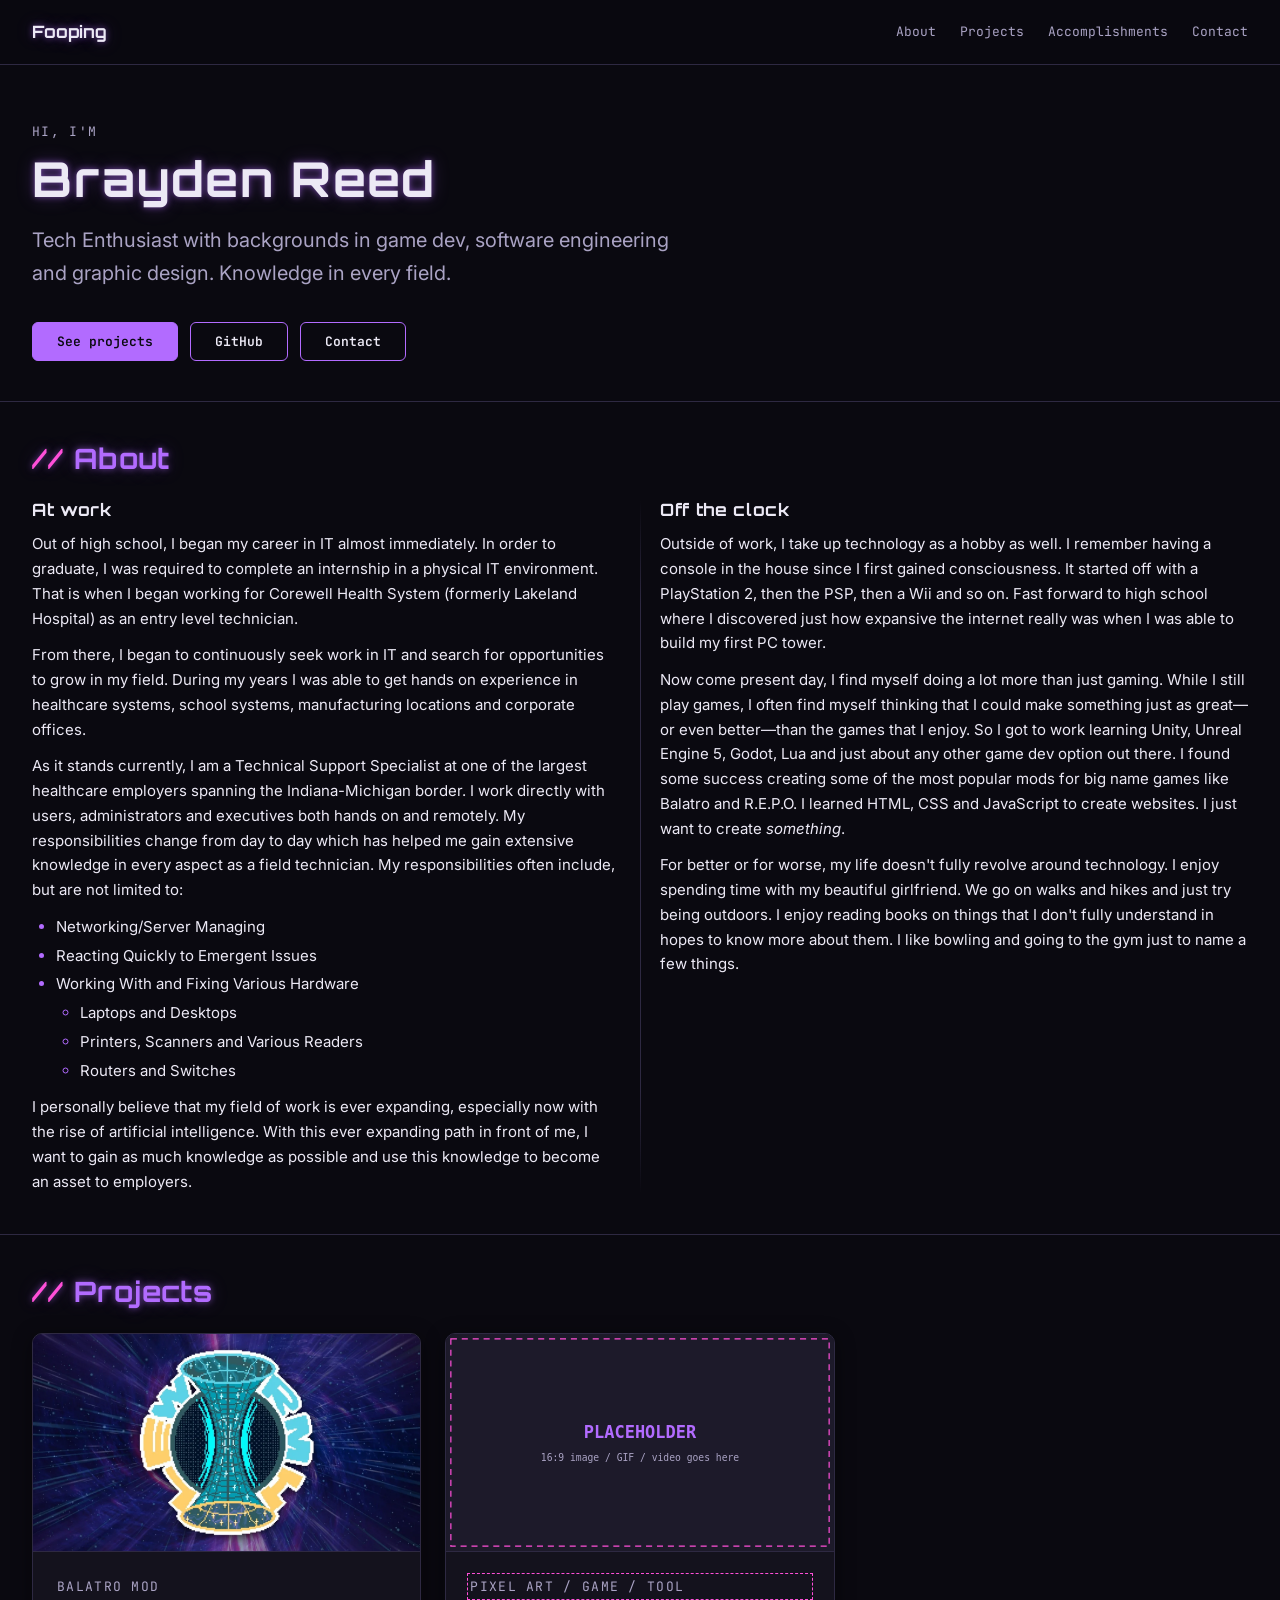
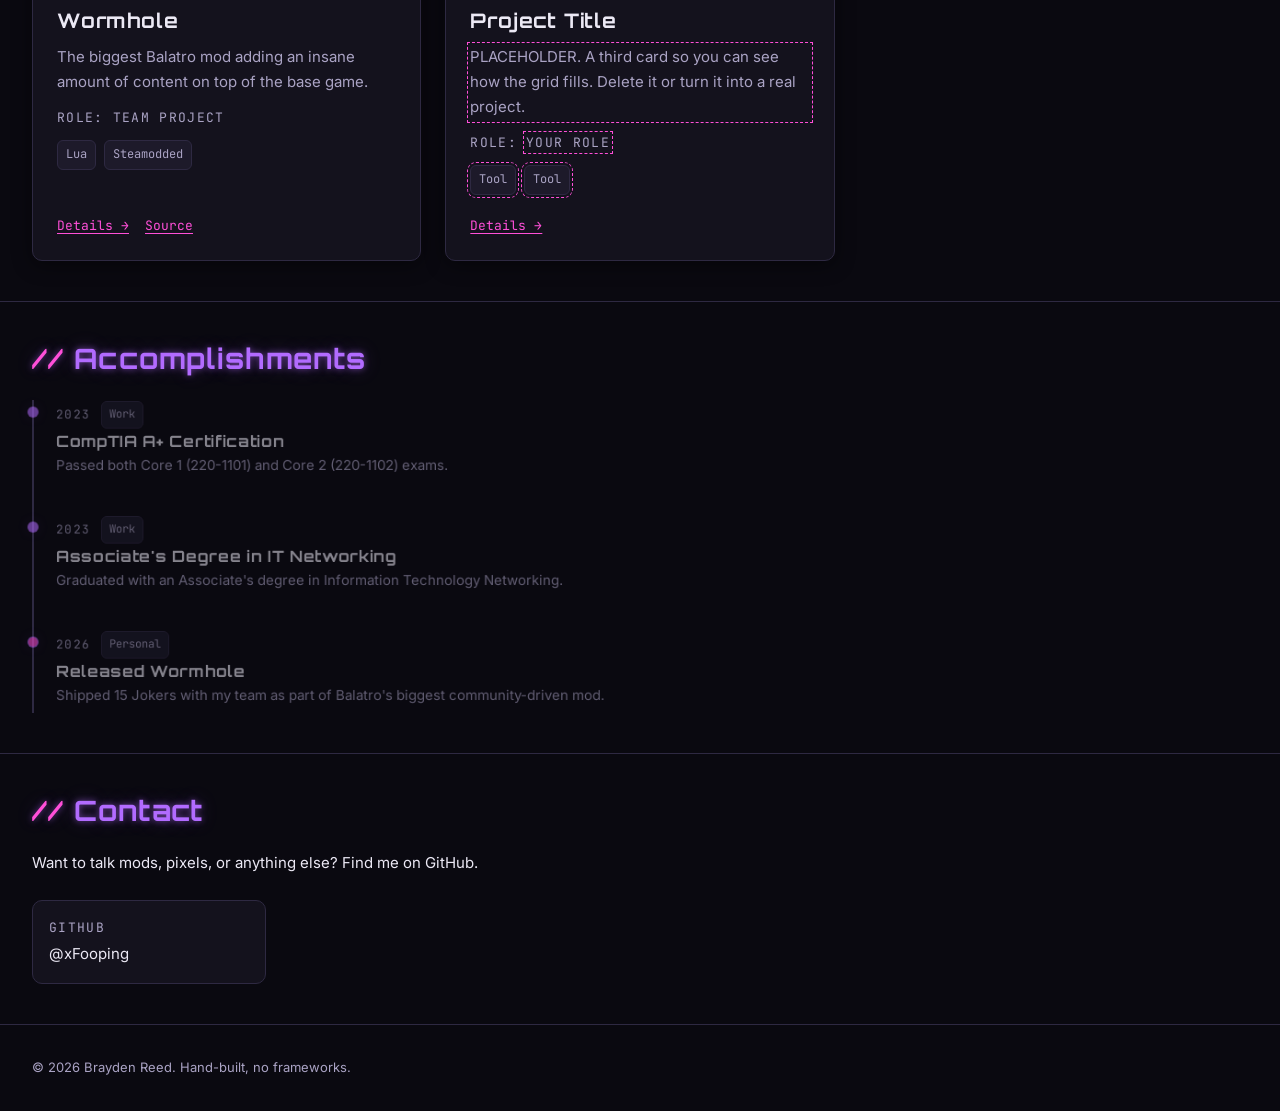
<file: index.html>
<!doctype html>
<!--
  To try the pixel theme: change the line below to
    <html lang="en" data-theme="pixel">
  (see css/theme.css for what that switches)
-->
<html lang="en">
<head>
  <meta charset="utf-8">
  <!-- Makes phones render at real width instead of a zoomed-out desktop view.
       Without this line, none of the mobile CSS would kick in. -->
  <meta name="viewport" content="width=device-width, initial-scale=1">

  <title>Brayden Reed</title>
  <meta name="description" content="Brayden Reed: IT by day, game dev, modder, and pixel artist by night.">
  <link rel="icon" href="assets/img/favicon.svg" type="image/svg+xml">

  <!-- Fonts (Google Fonts).
       preconnect = open the connection early so fonts arrive faster.
       Silkscreen is only for the pixel theme. Browsers only download a font
       file when something on the page actually uses it, so listing it here
       costs nothing while the neon theme is active. -->
  <link rel="preconnect" href="https://fonts.googleapis.com">
  <link rel="preconnect" href="https://fonts.gstatic.com" crossorigin>
  <link rel="stylesheet" href="https://fonts.googleapis.com/css2?family=Inter:wght@400;600;700&family=JetBrains+Mono:wght@400;600&family=Orbitron:wght@600;700&family=Silkscreen&display=swap">

  <!-- Order matters: theme.css defines the variables, main.css uses them. -->
  <link rel="stylesheet" href="css/theme.css">
  <link rel="stylesheet" href="css/main.css">

  <!-- defer: download now, run after the HTML is parsed. -->
  <script src="js/main.js" defer></script>
</head>
<body>
  <a class="skip-link" href="#main">Skip to content</a>

  <!-- ================================================================
       HEADER / NAV
       ================================================================ -->
  <header class="site-header">
    <div class="container site-header__inner">
      <a class="site-logo" href="#top">Fooping</a>

      <nav class="site-nav" aria-label="Main" data-open="false">
        <!-- Only visible on small screens; main.js handles the click. -->
        <button class="nav-toggle" type="button" aria-expanded="false" aria-controls="nav-list">Menu</button>
        <ul class="site-nav__list" id="nav-list">
          <li><a href="#about">About</a></li>
          <li><a href="#projects">Projects</a></li>
          <li><a href="#accomplishments">Accomplishments</a></li>
          <li><a href="#contact">Contact</a></li>
        </ul>
      </nav>
    </div>
  </header>

  <main id="main">

    <!-- ================================================================
         1. HERO
         ================================================================ -->
    <section class="hero" id="top">
      <div class="container">
        <p class="eyebrow">Hi, I'm</p>
        <h1 class="hero__name">Brayden Reed</h1>
        <p class="hero__tagline">Tech Enthusiast with backgrounds in game dev, software engineering and graphic design. Knowledge in every field.</p>

        <div class="hero__links">
          <a class="btn btn--primary" href="#projects">See projects</a>
          <a class="btn btn--ghost" href="https://github.com/xFooping" rel="me">GitHub</a>
          <a class="btn btn--ghost" href="#contact">Contact</a>
        </div>
      </div>
    </section>


    <!-- ================================================================
         2. ABOUT
         ================================================================ -->
    <section class="section" id="about" aria-labelledby="about-title">
      <div class="container">
        <h2 class="section__title" id="about-title">About</h2>

        <div class="about-grid">
          <div>
            <h3>At work</h3>
            <p>Out of high school, I began my career in IT almost immediately. In order to graduate, I was required to complete an internship in a physical IT environment. That is when I began working for Corewell Health System (formerly Lakeland Hospital) as an entry level technician.</p>
            <p>From there, I began to continuously seek work in IT and search for opportunities to grow in my field. During my years I was able to get hands on experience in healthcare systems, school systems, manufacturing locations and corporate offices.</p>
            <p>As it stands currently, I am a Technical Support Specialist at one of the largest healthcare employers spanning the Indiana-Michigan border. I work directly with users, administrators and executives both hands on and remotely. My responsibilities change from day to day which has helped me gain extensive knowledge in every aspect as a field technician. My responsibilities often include, but are not limited to:</p>
            <!-- Nested list: the inner <ul> sits INSIDE the parent <li>,
                 that's what makes it a sub-list in HTML. -->
            <ul class="bullet-list">
              <li>Networking/Server Managing</li>
              <li>Reacting Quickly to Emergent Issues</li>
              <li>Working With and Fixing Various Hardware
                <ul>
                  <li>Laptops and Desktops</li>
                  <li>Printers, Scanners and Various Readers</li>
                  <li>Routers and Switches</li>
                </ul>
              </li>
            </ul>
            <p>I personally believe that my field of work is ever expanding, especially now with the rise of artificial intelligence. With this ever expanding path in front of me, I want to gain as much knowledge as possible and use this knowledge to become an asset to employers.</p>
          </div>

          <div>
            <h3>Off the clock</h3>
            <p>Outside of work, I take up technology as a hobby as well. I remember having a console in the house since I first gained consciousness. It started off with a PlayStation 2, then the PSP, then a Wii and so on. Fast forward to high school where I discovered just how expansive the internet really was when I was able to build my first PC tower.</p>
            <p>Now come present day, I find myself doing a lot more than just gaming. While I still play games, I often find myself thinking that I could make something just as great—or even better—than the games that I enjoy. So I got to work learning Unity, Unreal Engine 5, Godot, Lua and just about any other game dev option out there. I found some success creating some of the most popular mods for big name games like Balatro and R.E.P.O. I learned HTML, CSS and JavaScript to create websites. I just want to create <em>something</em>.</p>
            <p>For better or for worse, my life doesn't fully revolve around technology. I enjoy spending time with my beautiful girlfriend. We go on walks and hikes and just try being outdoors. I enjoy reading books on things that I don't fully understand in hopes to know more about them. I like bowling and going to the gym just to name a few things.</p>
          </div>
        </div>
      </div>
    </section>


    <!-- ================================================================
         3. PROJECTS
         ----------------------------------------------------------------
         To add a project:
           1. Copy one <li class="project-card"> block below.
           2. Copy projects/project-template.html to projects/your-slug.html.
           3. Point the card's links at that new page.
         ================================================================ -->
    <section class="section" id="projects" aria-labelledby="projects-title">
      <div class="container">
        <h2 class="section__title" id="projects-title">Projects</h2>

        <ul class="project-grid">

          <!-- ---- Project: Wormhole ---- -->
          <li>
            <article class="project-card">
              <img class="project-card__media" src="assets/img/wormhole.webp"
                   alt="Wormhole screenshot" width="640" height="360" loading="lazy">
              <div class="project-card__body">
                <p class="eyebrow">Balatro mod</p>
                <h3 class="project-card__title"><a href="projects/wormhole.html">Wormhole</a></h3>
                <p class="project-card__pitch">The biggest Balatro mod adding an insane amount of content on top of the base game.</p>
                <p class="eyebrow">Role: Team Project</p>
                <ul class="tag-list" aria-label="Tools">
                  <li class="tag">Lua</li>
                  <li class="tag">Steamodded</li>
                </ul>
                <div class="project-card__links">
                  <a href="projects/wormhole.html">Details →</a>
                  <a href="https://github.com/Balatro-Potato-Patch/Wormhole.git">Source</a>
                </div>
              </div>
            </article>
          </li>

          <!-- ---- Project: placeholder for the next thing ---- -->
          <li>
            <article class="project-card">
              <img class="project-card__media" src="assets/img/placeholder.svg"
                   alt="PLACEHOLDER project image" width="640" height="360" loading="lazy">
              <div class="project-card__body">
                <p class="eyebrow todo">Pixel art / game / tool</p>
                <h3 class="project-card__title"><a href="projects/project-template.html">Project Title</a></h3>
                <p class="project-card__pitch todo">PLACEHOLDER. A third card so you can see how the grid fills. Delete it or turn it into a real project.</p>
                <p class="eyebrow">Role: <span class="todo">Your role</span></p>
                <ul class="tag-list" aria-label="Tools">
                  <li class="tag todo">Tool</li>
                  <li class="tag todo">Tool</li>
                </ul>
                <div class="project-card__links">
                  <a href="projects/project-template.html">Details →</a>
                </div>
              </div>
            </article>
          </li>

        </ul>
      </div>
    </section>


    <!-- ================================================================
         4. ACCOMPLISHMENTS (roadmap)
         ----------------------------------------------------------------
         Oldest at the top, newest/future at the bottom, like a roadmap.

         Each <li> is one milestone:
           data-kind="work"      -> purple dot
           data-kind="personal"  -> magenta dot
           data-status="planned" -> hollow dot + faded, for future goals
         <time datetime="YYYY"> is machine-readable; the text inside it is
         what people see.

         main.js makes each milestone grow as it nears the middle of the
         screen and shrink as it scrolls away (see "Roadmap focus").
         ================================================================ -->
    <section class="section" id="accomplishments" aria-labelledby="accomplishments-title">
      <div class="container">
        <h2 class="section__title" id="accomplishments-title">Accomplishments</h2>

        <ol class="timeline">
          <li class="timeline__item" data-kind="work">
            <div class="timeline__meta">
              <time class="eyebrow" datetime="2023">2023</time>
              <span class="tag">Work</span>
            </div>
            <h3 class="timeline__title">CompTIA A+ Certification</h3>
            <p class="timeline__desc">Passed both Core 1 (220-1101) and Core 2 (220-1102) exams.</p>
          </li>

          <li class="timeline__item" data-kind="work">
            <div class="timeline__meta">
              <time class="eyebrow" datetime="2023">2023</time>
              <span class="tag">Work</span>
            </div>
            <h3 class="timeline__title">Associate's Degree in IT Networking</h3>
            <p class="timeline__desc">Graduated with an Associate's degree in Information Technology Networking.</p>
          </li>

          <li class="timeline__item" data-kind="personal">
            <div class="timeline__meta">
              <time class="eyebrow" datetime="2026">2026</time>
              <span class="tag">Personal</span>
            </div>
            <h3 class="timeline__title">Released Wormhole</h3>
            <p class="timeline__desc">Shipped 15 Jokers with my team as part of Balatro's biggest community-driven mod.</p>
          </li>

          <!-- FUTURE GOAL TEMPLATE: copy this, remove the comment markers,
               and fill it in. data-status="planned" gives it the hollow dot.
          <li class="timeline__item" data-kind="work" data-status="planned">
            <div class="timeline__meta">
              <time class="eyebrow" datetime="2027">2027</time>
              <span class="tag">Planned</span>
            </div>
            <h3 class="timeline__title">Next goal</h3>
            <p class="timeline__desc">What you're aiming for.</p>
          </li>
          -->
        </ol>
      </div>
    </section>


    <!-- ================================================================
         5. CONTACT
         ================================================================ -->
    <section class="section" id="contact" aria-labelledby="contact-title">
      <div class="container">
        <h2 class="section__title" id="contact-title">Contact</h2>
        <!-- PRIVACY RULE: no email, phone, address, or anything else that
             traces back to you personally goes on this site. GitHub is the
             only contact channel. -->
        <p>Want to talk mods, pixels, or anything else? Find me on GitHub.</p>

        <ul class="contact-list">
          <li>
            <a href="https://github.com/xFooping" rel="me">
              <span class="eyebrow">GitHub</span>
              @xFooping
            </a>
          </li>
        </ul>
      </div>
    </section>

  </main>

  <footer class="site-footer">
    <div class="container">
      <!-- main.js fills in the current year. The "2026" is the no-JS fallback. -->
      <p>© <span data-year>2026</span> Brayden Reed. Hand-built, no frameworks.</p>
    </div>
  </footer>
</body>
</html>
</file>
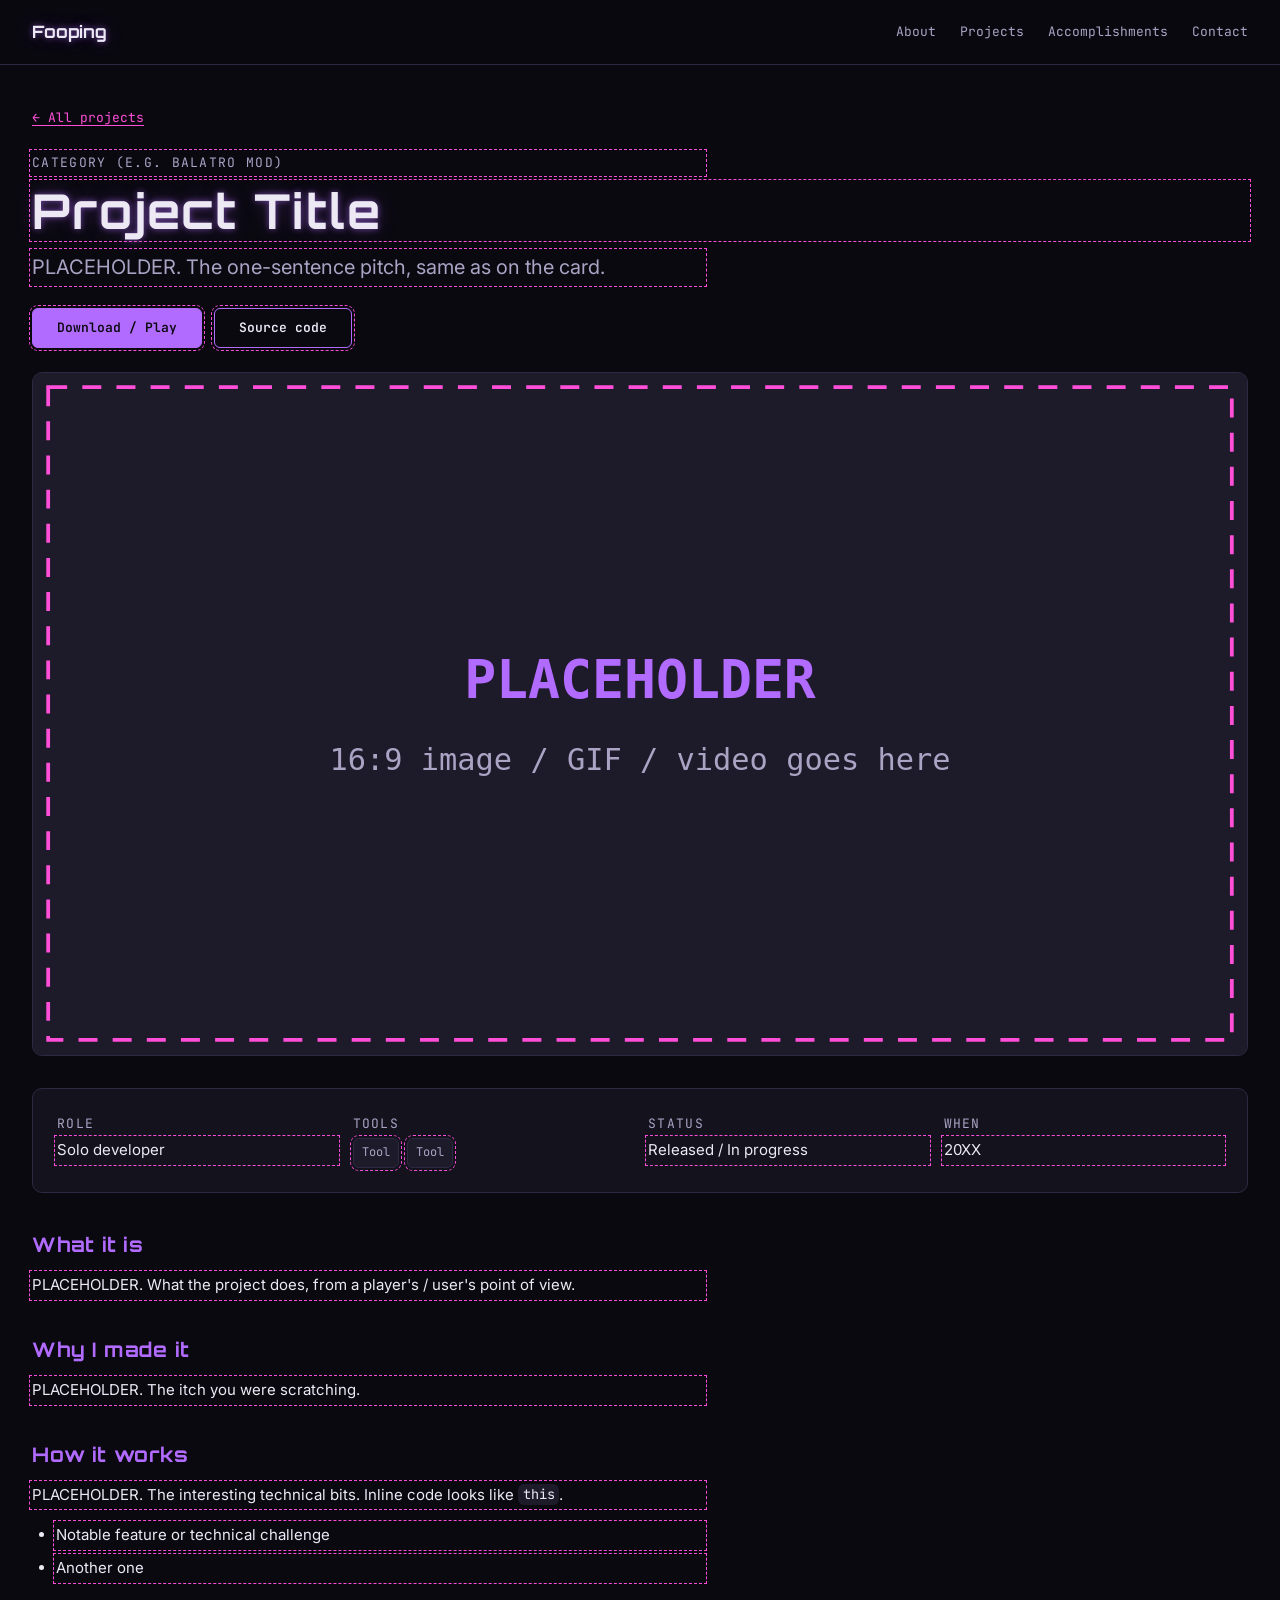
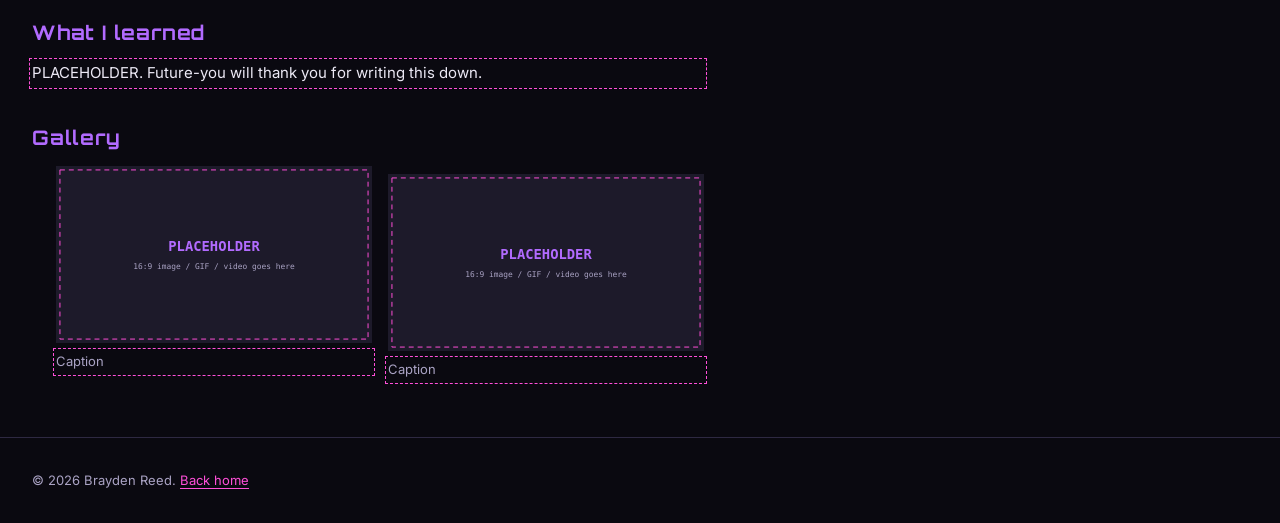
<file: projects/project-template.html>
<!doctype html>
<!--
  PROJECT DETAIL TEMPLATE
  ------------------------------------------------------------------
  To make a new project page:
    1. Copy this file to projects/your-project-slug.html
    2. Search for "TODO" and replace every placeholder.
    3. Add a matching card in index.html (Projects section).

  Every path here starts with ../ because this file lives one folder
  down from index.html. Forget the ../ and the CSS won't load.
-->
<html lang="en">
<head>
  <meta charset="utf-8">
  <meta name="viewport" content="width=device-width, initial-scale=1">

  <!-- TODO: project name -->
  <title>Project Title · Fooping</title>
  <meta name="description" content="TODO: one-line description of the project.">
  <link rel="icon" href="../assets/img/favicon.svg" type="image/svg+xml">

  <link rel="preconnect" href="https://fonts.googleapis.com">
  <link rel="preconnect" href="https://fonts.gstatic.com" crossorigin>
  <link rel="stylesheet" href="https://fonts.googleapis.com/css2?family=Inter:wght@400;600;700&family=JetBrains+Mono:wght@400;600&family=Orbitron:wght@600;700&family=Silkscreen&display=swap">

  <link rel="stylesheet" href="../css/theme.css">
  <link rel="stylesheet" href="../css/main.css">
  <script src="../js/main.js" defer></script>
</head>
<body>
  <a class="skip-link" href="#main">Skip to content</a>

  <header class="site-header">
    <div class="container site-header__inner">
      <a class="site-logo" href="../index.html">Fooping</a>

      <nav class="site-nav" aria-label="Main" data-open="false">
        <button class="nav-toggle" type="button" aria-expanded="false" aria-controls="nav-list">Menu</button>
        <ul class="site-nav__list" id="nav-list">
          <li><a href="../index.html#about">About</a></li>
          <li><a href="../index.html#projects">Projects</a></li>
          <li><a href="../index.html#accomplishments">Accomplishments</a></li>
          <li><a href="../index.html#contact">Contact</a></li>
        </ul>
      </nav>
    </div>
  </header>

  <main id="main" class="project-page">

    <!-- ================================================================
         PROJECT HEADER: title, pitch, main links, hero image
         ================================================================ -->
    <section class="project-hero">
      <div class="container">
        <a class="back-link" href="../index.html#projects">← All projects</a>

        <p class="eyebrow todo">Category (e.g. Balatro mod)</p>
        <h1 class="project-hero__title todo">Project Title</h1>
        <p class="project-hero__pitch todo">PLACEHOLDER. The one-sentence pitch, same as on the card.</p>

        <div class="hero__links">
          <!-- TODO: real URLs. Delete any button you don't need. -->
          <a class="btn btn--primary todo" href="#">Download / Play</a>
          <a class="btn btn--ghost todo" href="#">Source code</a>
        </div>
      </div>
    </section>

    <div class="container">
      <!-- TODO: main screenshot or GIF. For anything animated over ~2 MB,
           use a looping video instead (see README "Images & GIFs"). -->
      <img class="project-media" src="../assets/img/placeholder.svg"
           alt="PLACEHOLDER: main project screenshot" width="640" height="360">

      <!-- ================================================================
           QUICK FACTS
           <dl> = description list: <dt> is the label, <dd> is the value.
           ================================================================ -->
      <dl class="project-facts">
        <div>
          <dt>Role</dt>
          <dd class="todo">Solo developer</dd>
        </div>
        <div>
          <dt>Tools</dt>
          <dd>
            <ul class="tag-list">
              <li class="tag todo">Tool</li>
              <li class="tag todo">Tool</li>
            </ul>
          </dd>
        </div>
        <div>
          <dt>Status</dt>
          <dd class="todo">Released / In progress</dd>
        </div>
        <div>
          <dt>When</dt>
          <dd class="todo">20XX</dd>
        </div>
      </dl>

      <!-- ================================================================
           WRITEUP
           Plain <h2>, <p>, <ul> inside .prose get spaced automatically.
           Delete sections that don't apply; don't pad it out.
           ================================================================ -->
      <article class="prose">
        <h2>What it is</h2>
        <p class="todo">PLACEHOLDER. What the project does, from a player's / user's point of view.</p>

        <h2>Why I made it</h2>
        <p class="todo">PLACEHOLDER. The itch you were scratching.</p>

        <h2>How it works</h2>
        <p class="todo">PLACEHOLDER. The interesting technical bits. Inline code looks like <code>this</code>.</p>
        <ul>
          <li class="todo">Notable feature or technical challenge</li>
          <li class="todo">Another one</li>
        </ul>

        <h2>What I learned</h2>
        <p class="todo">PLACEHOLDER. Future-you will thank you for writing this down.</p>

        <h2>Gallery</h2>
        <ul class="gallery">
          <li>
            <figure>
              <img src="../assets/img/placeholder.svg" alt="PLACEHOLDER screenshot" width="640" height="360" loading="lazy">
              <figcaption class="todo">Caption</figcaption>
            </figure>
          </li>
          <li>
            <figure>
              <img src="../assets/img/placeholder.svg" alt="PLACEHOLDER screenshot" width="640" height="360" loading="lazy">
              <figcaption class="todo">Caption</figcaption>
            </figure>
          </li>
        </ul>
      </article>
    </div>

  </main>

  <footer class="site-footer">
    <div class="container">
      <p>© <span data-year>2026</span> Brayden Reed. <a href="../index.html">Back home</a></p>
    </div>
  </footer>
</body>
</html>
</file>
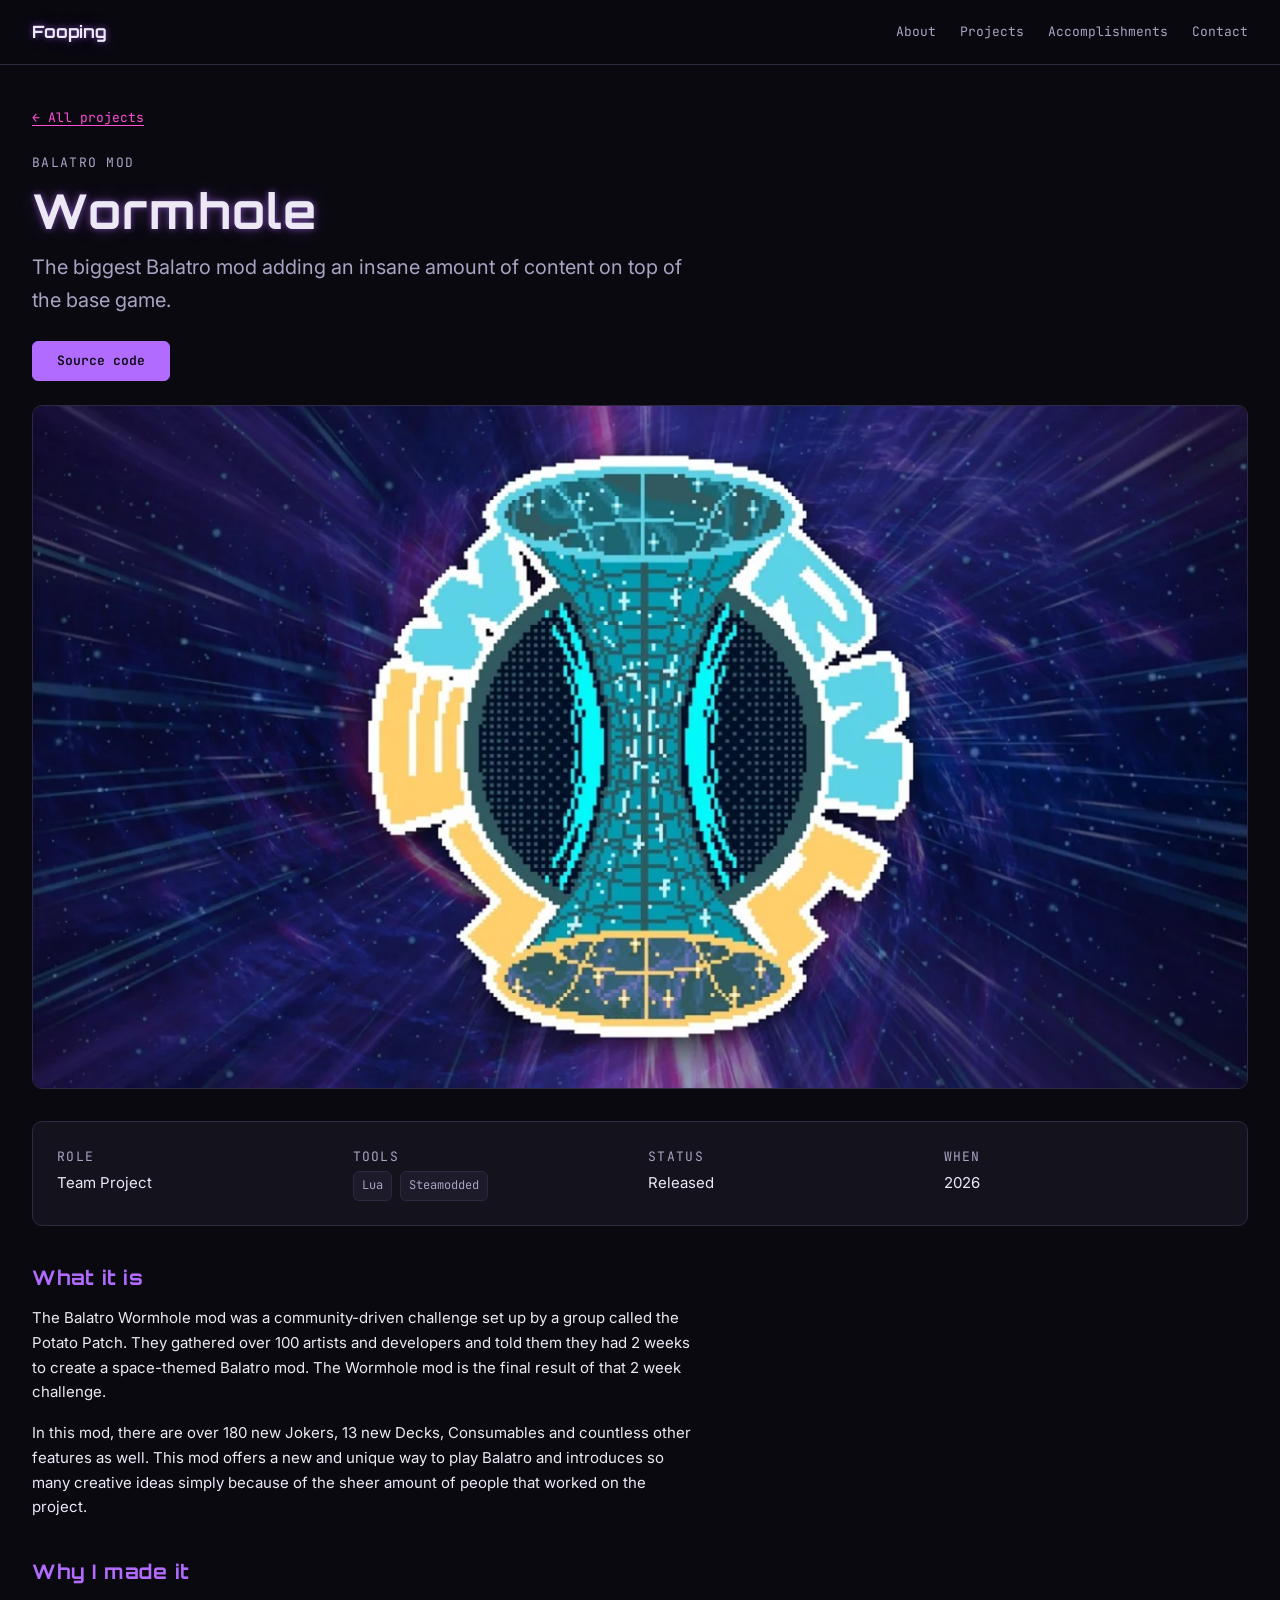
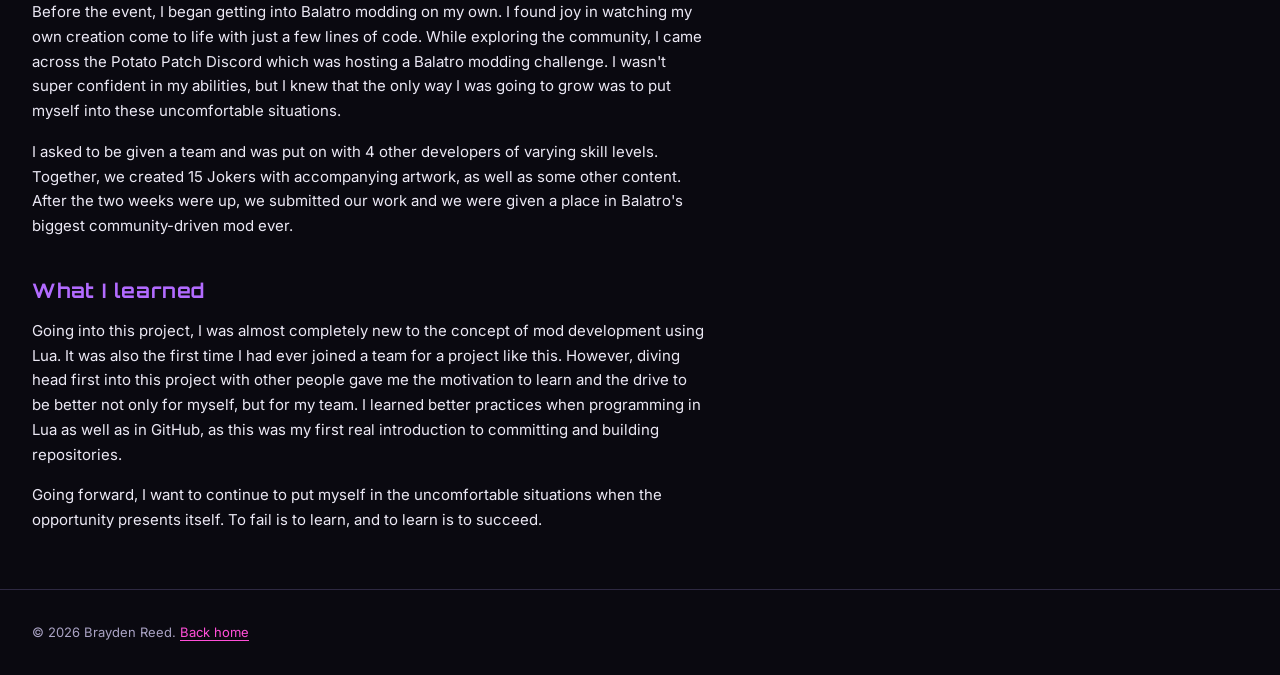
<file: projects/wormhole.html>
<!doctype html>
<html lang="en">
<head>
  <meta charset="utf-8">
  <meta name="viewport" content="width=device-width, initial-scale=1">

  <title>Wormhole · Fooping</title>
  <meta name="description" content="Wormhole, a Balatro mod built on Steamodded.">
  <link rel="icon" href="../assets/img/favicon.svg" type="image/svg+xml">

  <link rel="preconnect" href="https://fonts.googleapis.com">
  <link rel="preconnect" href="https://fonts.gstatic.com" crossorigin>
  <link rel="stylesheet" href="https://fonts.googleapis.com/css2?family=Inter:wght@400;600;700&family=JetBrains+Mono:wght@400;600&family=Orbitron:wght@600;700&family=Silkscreen&display=swap">

  <link rel="stylesheet" href="../css/theme.css">
  <link rel="stylesheet" href="../css/main.css">
  <script src="../js/main.js" defer></script>
</head>
<body>
  <a class="skip-link" href="#main">Skip to content</a>

  <header class="site-header">
    <div class="container site-header__inner">
      <a class="site-logo" href="../index.html">Fooping</a>

      <nav class="site-nav" aria-label="Main" data-open="false">
        <button class="nav-toggle" type="button" aria-expanded="false" aria-controls="nav-list">Menu</button>
        <ul class="site-nav__list" id="nav-list">
          <li><a href="../index.html#about">About</a></li>
          <li><a href="../index.html#projects">Projects</a></li>
          <li><a href="../index.html#accomplishments">Accomplishments</a></li>
          <li><a href="../index.html#contact">Contact</a></li>
        </ul>
      </nav>
    </div>
  </header>

  <main id="main" class="project-page">

    <!-- ================================================================
         PROJECT HEADER: title, pitch, main links, hero image
         ================================================================ -->
    <section class="project-hero">
      <div class="container">
        <a class="back-link" href="../index.html#projects">← All projects</a>

        <p class="eyebrow">Balatro mod</p>
        <h1 class="project-hero__title">Wormhole</h1>
        <p class="project-hero__pitch">The biggest Balatro mod adding an insane amount of content on top of the base game.</p>

        <div class="hero__links">
          <a class="btn btn--primary" href="https://github.com/Balatro-Potato-Patch/Wormhole.git">Source code</a>
        </div>
      </div>
    </section>

    <div class="container">
      <img class="project-media" src="../assets/img/wormhole.webp"
           alt="Wormhole mod title art" width="1280" height="720">

      <!-- ================================================================
           QUICK FACTS
           <dl> = description list: <dt> is the label, <dd> is the value.
           ================================================================ -->
      <dl class="project-facts">
        <div>
          <dt>Role</dt>
          <dd>Team Project</dd>
        </div>
        <div>
          <dt>Tools</dt>
          <dd>
            <ul class="tag-list">
              <li class="tag">Lua</li>
              <li class="tag">Steamodded</li>
            </ul>
          </dd>
        </div>
        <div>
          <dt>Status</dt>
          <dd>Released</dd>
        </div>
        <div>
          <dt>When</dt>
          <dd>2026</dd>
        </div>
      </dl>

      <!-- ================================================================
           WRITEUP
           Plain <h2>, <p>, <ul> inside .prose get spaced automatically.
           ================================================================ -->
      <article class="prose">
        <h2>What it is</h2>
        <p>The Balatro Wormhole mod was a community-driven challenge set up by a group called the Potato Patch. They gathered over 100 artists and developers and told them they had 2 weeks to create a space-themed Balatro mod. The Wormhole mod is the final result of that 2 week challenge.</p>
        <p>In this mod, there are over 180 new Jokers, 13 new Decks, Consumables and countless other features as well. This mod offers a new and unique way to play Balatro and introduces so many creative ideas simply because of the sheer amount of people that worked on the project.</p>

        <h2>Why I made it</h2>
        <p>Before the event, I began getting into Balatro modding on my own. I found joy in watching my own creation come to life with just a few lines of code. While exploring the community, I came across the Potato Patch Discord which was hosting a Balatro modding challenge. I wasn't super confident in my abilities, but I knew that the only way I was going to grow was to put myself into these uncomfortable situations.</p>
        <p>I asked to be given a team and was put on with 4 other developers of varying skill levels. Together, we created 15 Jokers with accompanying artwork, as well as some other content. After the two weeks were up, we submitted our work and we were given a place in Balatro's biggest community-driven mod ever.</p>

        <h2>What I learned</h2>
        <p>Going into this project, I was almost completely new to the concept of mod development using Lua. It was also the first time I had ever joined a team for a project like this. However, diving head first into this project with other people gave me the motivation to learn and the drive to be better not only for myself, but for my team. I learned better practices when programming in Lua as well as in GitHub, as this was my first real introduction to committing and building repositories.</p>
        <p>Going forward, I want to continue to put myself in the uncomfortable situations when the opportunity presents itself. To fail is to learn, and to learn is to succeed.</p>
      </article>
    </div>

  </main>

  <footer class="site-footer">
    <div class="container">
      <p>© <span data-year>2026</span> Brayden Reed. <a href="../index.html">Back home</a></p>
    </div>
  </footer>
</body>
</html>
</file>
<file: css/theme.css>
/* ==========================================================================
   theme.css — DESIGN TOKENS ONLY
   --------------------------------------------------------------------------
   Every color, font, size, and effect the site uses is defined here as a
   CSS custom property (a "variable"). main.css never hard-codes a color or
   font; it only says things like `color: var(--color-text)`.

   That means re-theming the whole site = editing this one file.

   Two themes live here:
     1. :root                  -> default neon/cyberpunk theme
     2. [data-theme="pixel"]   -> starter pixel-art theme (opt-in)

   To try the pixel theme, change the opening tag in index.html to:
     <html lang="en" data-theme="pixel">
   ========================================================================== */

:root {
  /* ---------- Color: surfaces (backgrounds, from darkest to lightest) ---- */
  --color-bg:          #0a0910;  /* page background, almost black w/ a purple tint */
  --color-surface:     #14121d;  /* cards, panels */
  --color-surface-2:   #1d1a2a;  /* hovered cards, inputs, tag chips */
  --color-border:      #2e2942;  /* quiet dividers and card outlines */

  /* ---------- Color: text ------------------------------------------------
     Contrast ratios against --color-bg (WCAG AA needs 4.5:1 for body text):
       --color-text        ~16:1
       --color-text-muted  ~8:1                                            */
  --color-text:        #ece9f5;
  --color-text-muted:  #aaa3c4;

  /* ---------- Color: accents (the "neon") --------------------------------
     Used for headings, links, buttons, borders on hover. Not paragraphs. */
  --color-accent:      #b26bff;  /* purple, primary accent */
  --color-accent-2:    #ff4fd8;  /* magenta, secondary accent */
  --color-on-accent:   #0a0910;  /* text placed ON an accent-colored button */

  /* ---------- Effects ----------------------------------------------------
     Glows are just text-/box-shadows. Pulling them into variables means the
     pixel theme can swap them for hard, blocky shadows (or none). */
  --glow-text:   0 0 6px rgb(178 107 255 / 0.55), 0 0 18px rgb(178 107 255 / 0.25);
  --glow-box:    0 0 0 1px var(--color-accent), 0 0 16px rgb(178 107 255 / 0.30);
  --shadow-card: 0 4px 20px rgb(0 0 0 / 0.45);

  /* ---------- Typography -------------------------------------------------
     Three roles, so the pixel switch only has to change --font-heading.  */
  --font-body:    "Inter", system-ui, -apple-system, "Segoe UI", Roboto, sans-serif;
  --font-heading: "Orbitron", "Inter", system-ui, sans-serif;
  --font-mono:    "JetBrains Mono", ui-monospace, Consolas, monospace;

  /* Font sizes. clamp(min, preferred, max) scales smoothly with the
     viewport width (vw) but never goes below min or above max, so we
     don't need separate media queries for headings. */
  --text-sm:   0.8125rem;
  --text-base: 0.9375rem;   /* 15px */
  --text-lg:   1.0625rem;
  --text-xl:   clamp(1.1rem, 1rem + 0.4vw, 1.25rem);
  --text-2xl:  clamp(1.35rem, 1.15rem + 1vw, 1.75rem);
  --text-hero: clamp(1.8rem, 1.2rem + 2.6vw, 3rem);

  --line-height-body:    1.65;
  --line-height-heading: 1.2;
  --letter-spacing-heading: 0.04em;

  /* ---------- Spacing scale ----------------------------------------------
     Use these instead of random pixel values so spacing stays consistent. */
  --space-1: 0.25rem;  /*  4px */
  --space-2: 0.5rem;   /*  8px */
  --space-3: 0.75rem;  /* 12px */
  --space-4: 1rem;     /* 16px */
  --space-5: 1.5rem;   /* 24px */
  --space-6: 2rem;     /* 32px */
  --space-7: 2.5rem;   /* 40px */
  --space-8: 3.5rem;   /* 56px */

  /* ---------- Shape & layout --------------------------------------------- */
  --radius:        10px;   /* card / button corners (pixel theme sets 0) */
  --radius-sm:     6px;
  --border-width:  1px;
  --content-width: 90rem;  /* max width of the main column (~1440px) */
  --reading-width: 42rem;  /* max width for paragraphs, easier to read */

  /* ---------- Motion ----------------------------------------------------- */
  --transition: 160ms ease;

  /* How images scale. "auto" smooths them; pixel theme uses "pixelated"
     so pixel art stays crisp instead of blurry when scaled up. */
  --image-rendering: auto;
}


/* ==========================================================================
   PIXEL THEME (starter)
   --------------------------------------------------------------------------
   Only overrides what changes. Anything not listed here falls back to the
   :root value above, which is how CSS variables cascade.
   Fonts below are loaded in index.html (Silkscreen).
   ========================================================================== */
[data-theme="pixel"] {
  --font-heading: "Silkscreen", var(--font-mono);

  /* Pixel art doesn't do soft blur. Hard, offset "drop shadows" instead. */
  --glow-text:   2px 2px 0 var(--color-accent-2);
  --glow-box:    4px 4px 0 var(--color-accent);
  --shadow-card: 4px 4px 0 #000;

  --radius:       0;
  --radius-sm:    0;
  --border-width: 2px;

  --letter-spacing-heading: 0.02em;
  --image-rendering: pixelated;
  --transition: 0ms;   /* snappy, frame-step feel */
}
</file>
<file: css/main.css>
/* ==========================================================================
   main.css — LAYOUT AND COMPONENTS
   --------------------------------------------------------------------------
   Rule of thumb: no raw colors, fonts, or magic spacing numbers in here.
   Everything comes from a var(--something) defined in theme.css.

   Sections (search for the ==== headers):
     1. Reset & base
     2. Layout helpers
     3. Header & nav
     4. Hero
     5. Generic section styles
     6. About
     7. Project cards
     8. Accomplishments timeline
     9. Contact
    10. Footer
    11. Project detail page
    12. Placeholders
    13. Reduced motion
    14. Project page spacing
   ========================================================================== */


/* ==== 1. Reset & base ===================================================== */

/* border-box: an element's width includes its padding and border.
   Without this, `width: 100%` + padding overflows its parent. */
*,
*::before,
*::after {
  box-sizing: border-box;
}

* {
  margin: 0;
}

html {
  /* Smooth-scroll when clicking #anchor links in the nav. */
  scroll-behavior: smooth;
  /* Stops anchored sections from hiding under the sticky header. */
  scroll-padding-top: 5rem;
}

body {
  background: var(--color-bg);
  color: var(--color-text);
  font-family: var(--font-body);
  font-size: var(--text-base);
  line-height: var(--line-height-body);
  -webkit-font-smoothing: antialiased;
}

img,
video,
svg {
  display: block;
  max-width: 100%;
  height: auto;
  image-rendering: var(--image-rendering);
}

h1, h2, h3, h4 {
  font-family: var(--font-heading);
  line-height: var(--line-height-heading);
  letter-spacing: var(--letter-spacing-heading);
  font-weight: 700;
}

p {
  max-width: var(--reading-width);
}

a {
  color: var(--color-accent-2);
  text-underline-offset: 0.2em;
  transition: color var(--transition);
}

a:hover {
  color: var(--color-accent);
}

/* Visible keyboard focus. Never remove outlines without a replacement,
   otherwise keyboard users can't see where they are. */
:focus-visible {
  outline: 2px solid var(--color-accent-2);
  outline-offset: 3px;
}

/* "Skip to content" link: hidden off-screen until a keyboard user tabs
   to it, then it appears top-left. */
.skip-link {
  position: absolute;
  left: var(--space-4);
  top: -100px;
  padding: var(--space-2) var(--space-4);
  background: var(--color-accent);
  color: var(--color-on-accent);
  z-index: 100;
}

.skip-link:focus {
  top: var(--space-4);
}


/* ==== 2. Layout helpers =================================================== */

/* Centers content and caps its width. Padding keeps text off the
   screen edges on phones. */
.container {
  width: 100%;
  max-width: var(--content-width);
  margin-inline: auto;          /* = margin-left + margin-right: auto */
  padding-inline: var(--space-4);
}

@media (min-width: 48rem) {     /* 768px and up */
  .container {
    padding-inline: var(--space-6);
  }
}

/* Small uppercase monospace label, used above headings and in meta rows. */
.eyebrow {
  font-family: var(--font-mono);
  font-size: var(--text-sm);
  color: var(--color-text-muted);
  text-transform: uppercase;
  letter-spacing: 0.1em;
}

/* Buttons. .btn is the base; --primary / --ghost are variants. */
.btn {
  display: inline-flex;
  align-items: center;
  gap: var(--space-2);
  padding: var(--space-2) var(--space-5);
  border: var(--border-width) solid var(--color-accent);
  border-radius: var(--radius-sm);
  font-family: var(--font-mono);
  font-size: var(--text-sm);
  font-weight: 600;
  text-decoration: none;
  transition: background var(--transition), color var(--transition), box-shadow var(--transition);
}

.btn--primary {
  background: var(--color-accent);
  color: var(--color-on-accent);
}

.btn--primary:hover {
  color: var(--color-on-accent);
  box-shadow: var(--glow-box);
}

.btn--ghost {
  background: transparent;
  color: var(--color-text);
}

.btn--ghost:hover {
  color: var(--color-text);
  box-shadow: var(--glow-box);
}

/* Small pill for tools/tech, e.g. "Lua". */
.tag {
  display: inline-block;
  padding: var(--space-1) var(--space-2);
  background: var(--color-surface-2);
  border: var(--border-width) solid var(--color-border);
  border-radius: var(--radius-sm);
  font-family: var(--font-mono);
  font-size: 0.75rem;
  color: var(--color-text-muted);
}

.tag-list {
  display: flex;
  flex-wrap: wrap;
  gap: var(--space-2);
  list-style: none;
  padding: 0;
}


/* ==== 3. Header & nav ===================================================== */

.site-header {
  /* sticky = scrolls normally until it hits the top, then stays there. */
  position: sticky;
  top: 0;
  z-index: 50;
  /* color-mix() blends the page background with transparency (85% bg,
     15% see-through), so the header stays slightly translucent and still
     follows whatever --color-bg is set to. */
  background: color-mix(in srgb, var(--color-bg) 85%, transparent);
  backdrop-filter: blur(8px);
  border-bottom: var(--border-width) solid var(--color-border);
}

.site-header__inner {
  display: flex;
  align-items: center;
  justify-content: space-between;
  min-height: 4rem;
}

.site-logo {
  font-family: var(--font-heading);
  font-weight: 700;
  font-size: var(--text-lg);
  color: var(--color-text);
  text-decoration: none;
  text-shadow: var(--glow-text);
}

.site-logo:hover {
  color: var(--color-accent);
}

/* Mobile-first: the toggle button shows on small screens,
   the link list is hidden until the button is pressed. */
.nav-toggle {
  display: inline-flex;
  padding: var(--space-2) var(--space-3);
  background: transparent;
  border: var(--border-width) solid var(--color-border);
  border-radius: var(--radius-sm);
  color: var(--color-text);
  font-family: var(--font-mono);
  font-size: var(--text-sm);
  cursor: pointer;
}

.site-nav__list {
  display: none;
  list-style: none;
  padding: 0;
}

/* main.js sets data-open="true" on the nav when the button is pressed. */
.site-nav[data-open="true"] .site-nav__list {
  display: flex;
  flex-direction: column;
  gap: var(--space-1);
  position: absolute;
  left: 0;
  right: 0;
  top: 100%;
  padding: var(--space-3) var(--space-4) var(--space-4);
  background: var(--color-bg);
  border-bottom: var(--border-width) solid var(--color-border);
}

.site-nav__list a {
  display: block;
  padding: var(--space-2) 0;
  color: var(--color-text-muted);
  text-decoration: none;
  font-family: var(--font-mono);
  font-size: var(--text-sm);
}

.site-nav__list a:hover {
  color: var(--color-accent-2);
}

/* Desktop: hide the toggle, always show links in a row. */
@media (min-width: 48rem) {
  .nav-toggle {
    display: none;
  }

  .site-nav__list,
  .site-nav[data-open="true"] .site-nav__list {
    display: flex;
    flex-direction: row;
    gap: var(--space-5);
    position: static;
    padding: 0;
    background: none;
    border: 0;
  }
}


/* ==== 4. Hero ============================================================= */

.hero {
  padding-block: var(--space-8) var(--space-7);
}

.hero__name {
  font-size: var(--text-hero);
  color: var(--color-text);
  text-shadow: var(--glow-text);
  margin-block: var(--space-2) var(--space-4);
}

.hero__tagline {
  font-size: var(--text-xl);
  color: var(--color-text-muted);
  margin-bottom: var(--space-6);
}

.hero__links {
  display: flex;
  flex-wrap: wrap;
  gap: var(--space-3);
}


/* ==== 5. Generic section styles =========================================== */

.section {
  padding-block: var(--space-7);
  border-top: var(--border-width) solid var(--color-border);
}

.section__title {
  font-size: var(--text-2xl);
  color: var(--color-accent);
  text-shadow: var(--glow-text);
  margin-bottom: var(--space-5);
}

/* The small "//" before section titles. Purely decorative, which is why
   it lives in CSS (screen readers skip it) and not in the HTML. */
.section__title::before {
  content: "// ";
  color: var(--color-accent-2);
}


/* ==== 6. About ============================================================ */

/* Two columns on wide screens (work | personal), stacked on phones. */
.about-grid {
  --about-gap: var(--space-7);   /* local variable so the divider can find the middle of the gap */
  display: grid;
  gap: var(--about-gap);
}

/* Subtle divider between the two columns. It's drawn by a ::before
   pseudo-element on the second column and pulled back into the gap, so
   neither column's text moves. The gradient fades the line out at both
   ends so it reads as a soft separation, not a hard border.
   Phones (stacked): a horizontal line in the gap above "Off the clock". */
.about-grid > div + div {
  position: relative;   /* lets ::before position itself against this column */
}

.about-grid > div + div::before {
  content: "";
  position: absolute;
  left: 0;
  right: 0;
  top: calc(var(--about-gap) / -2);   /* halfway up into the gap */
  height: 1px;
  background: linear-gradient(to right, transparent, var(--color-border) 20%, var(--color-border) 80%, transparent);
}

@media (min-width: 48rem) {
  .about-grid {
    grid-template-columns: 1fr 1fr;
  }

  /* Side by side: switch the line from horizontal to vertical. */
  .about-grid > div + div::before {
    top: 0;
    bottom: 0;
    left: calc(var(--about-gap) / -2);   /* halfway back into the gap */
    right: auto;
    width: 1px;
    height: auto;
    background: linear-gradient(to bottom, transparent, var(--color-border) 15%, var(--color-border) 85%, transparent);
  }
}

.about-grid h3 {
  font-size: var(--text-lg);
  margin-bottom: var(--space-3);
}

/* Space between consecutive blocks (paragraphs, lists) in a column.
   Same "* + *" trick as .prose further down. */
.about-grid > div > * + * {
  margin-top: var(--space-3);
}

/* Bulleted lists. The browser draws the bullets; we just set the indent
   and color them with the accent. Nested lists get a hollow bullet so
   the hierarchy reads at a glance. */
.bullet-list,
.bullet-list ul {
  max-width: var(--reading-width);
  padding-left: var(--space-5);
}

.bullet-list ul {
  list-style-type: circle;
  margin-top: var(--space-1);
}

.bullet-list li + li {
  margin-top: var(--space-1);
}

.bullet-list li::marker {
  color: var(--color-accent);
}


/* ==== 7. Project cards ==================================================== */

/* auto-fill + minmax = "fit as many 18rem-wide columns as possible, and
   stretch them to fill the row". This makes the grid responsive with
   zero media queries: 1 column on phones, 2-3 on desktops. */
.project-grid {
  display: grid;
  grid-template-columns: repeat(auto-fill, minmax(min(100%, 18rem), 1fr));
  gap: var(--space-5);
  list-style: none;
  padding: 0;
}

.project-card {
  /* Flex column so the links row can be pushed to the bottom,
     keeping cards of different text lengths visually aligned. */
  display: flex;
  flex-direction: column;
  height: 100%;
  background: var(--color-surface);
  border: var(--border-width) solid var(--color-border);
  border-radius: var(--radius);
  box-shadow: var(--shadow-card);
  overflow: hidden;   /* clips the image to the rounded corners */
  transition: border-color var(--transition), box-shadow var(--transition);
}

.project-card:hover,
.project-card:focus-within {
  border-color: var(--color-accent);
  box-shadow: var(--glow-box);
}

/* aspect-ratio reserves the image's space before it loads, so the
   page doesn't jump around. object-fit: cover crops instead of squashing. */
.project-card__media {
  aspect-ratio: 16 / 9;
  width: 100%;
  object-fit: cover;
  background: var(--color-surface-2);
  border-bottom: var(--border-width) solid var(--color-border);
}

.project-card__body {
  display: flex;
  flex-direction: column;
  gap: var(--space-3);
  flex: 1;            /* grow to fill the card, see note on .project-card */
  padding: var(--space-5);
}

.project-card__title {
  font-size: var(--text-xl);
}

.project-card__title a {
  color: var(--color-text);
  text-decoration: none;
}

.project-card__title a:hover {
  color: var(--color-accent);
}

.project-card__pitch {
  color: var(--color-text-muted);
}

.project-card__links {
  display: flex;
  flex-wrap: wrap;
  gap: var(--space-4);
  margin-top: auto;   /* pushes this row to the bottom of the card */
  padding-top: var(--space-2);
  font-family: var(--font-mono);
  font-size: var(--text-sm);
}


/* ==== 8. Accomplishments timeline ========================================= */

/* A vertical line down the left, with a dot per entry.
   The line is the <ol>'s left border; dots are ::before pseudo-elements. */
.timeline {
  list-style: none;
  padding: 0 0 0 var(--space-5);
  border-left: 2px solid var(--color-border);
}

.timeline__item {
  position: relative;
  padding-bottom: var(--space-6);
}

.timeline__item:last-child {
  padding-bottom: 0;
}

.timeline__item::before {
  content: "";
  position: absolute;
  /* Center the 10px dot on the 2px line. Measured from the item's left edge:
     go back over the list padding (--space-5), then half the line (1px),
     then half the dot (5px). 1 + 5 = 6px. */
  left: calc(-1 * var(--space-5) - 6px);
  top: 0.45em;
  width: 10px;
  height: 10px;
  border-radius: 50%;
  background: var(--color-accent);
  box-shadow: var(--glow-box);
}

/* Personal milestones get a magenta dot to tell them apart at a glance. */
.timeline__item[data-kind="personal"]::before {
  background: var(--color-accent-2);
}

.timeline__meta {
  display: flex;
  flex-wrap: wrap;
  align-items: center;
  gap: var(--space-2) var(--space-3);
  margin-bottom: var(--space-1);
}

.timeline__title {
  font-size: var(--text-lg);
  margin-bottom: var(--space-1);
}

.timeline__desc {
  color: var(--color-text-muted);
}

/* Future goals: hollow dot and slightly faded, so the past reads as
   "done" and the future reads as "ahead". */
.timeline__item[data-status="planned"]::before {
  background: var(--color-bg);
  border: 2px solid var(--color-accent);
  box-shadow: none;
}

.timeline__item[data-status="planned"] .timeline__title {
  color: var(--color-text-muted);
}

/* ---- Roadmap focus ------------------------------------------------------
   main.js sets --focus on each milestone: 1 when it sits in the middle of
   the screen, falling to 0 as it scrolls away. Everything below is just
   math on that one number, so the look stays tweakable from CSS:
     scale:   0.92 (far)  -> 1.12 (centered)
     opacity: 0.55 (far)  -> 1    (centered)
   Without JS (or with reduced motion) --focus stays 1: everything full size.

   transform-origin is pinned to the dot's center, so the item grows out
   from its dot and the dot never slides off the line. */
.timeline__item {
  --focus: 1;
  transform: scale(calc(0.92 + 0.2 * var(--focus)));
  transform-origin: calc(-1 * var(--space-5) - 1px) calc(0.45em + 5px);
  opacity: calc(0.55 + 0.45 * var(--focus));
  will-change: transform, opacity;   /* hint: keep this on the GPU, smoother scrolling */
  /* Leave room for the 1.12x growth. Without this, a fully focused item is
     wider than the screen on phones and the page scrolls sideways. */
  max-width: calc(100% / 1.12);
}


/* ==== 9. Contact ========================================================== */

.contact-list {
  display: grid;
  grid-template-columns: repeat(auto-fill, minmax(min(100%, 14rem), 1fr));
  gap: var(--space-3);
  list-style: none;
  padding: 0;
  margin-top: var(--space-5);
}

.contact-list a {
  display: flex;
  flex-direction: column;
  padding: var(--space-4);
  background: var(--color-surface);
  border: var(--border-width) solid var(--color-border);
  border-radius: var(--radius);
  color: var(--color-text);
  text-decoration: none;
  transition: border-color var(--transition), box-shadow var(--transition);
}

.contact-list a:hover {
  border-color: var(--color-accent);
  box-shadow: var(--glow-box);
}

.contact-list .eyebrow {
  margin-bottom: var(--space-1);
}


/* ==== 10. Footer ========================================================== */

.site-footer {
  padding-block: var(--space-6);
  border-top: var(--border-width) solid var(--color-border);
  color: var(--color-text-muted);
  font-size: var(--text-sm);
}


/* ==== 11. Project detail page ============================================= */

.project-hero {
  padding-block: var(--space-7) var(--space-5);
}

.back-link {
  display: inline-block;
  margin-bottom: var(--space-5);
  font-family: var(--font-mono);
  font-size: var(--text-sm);
}

.project-hero__title {
  font-size: var(--text-hero);
  text-shadow: var(--glow-text);
  margin-block: var(--space-2) var(--space-3);
}

.project-hero__pitch {
  font-size: var(--text-xl);
  color: var(--color-text-muted);
  margin-bottom: var(--space-5);
}

.project-media {
  aspect-ratio: 16 / 9;
  width: 100%;
  object-fit: cover;
  border: var(--border-width) solid var(--color-border);
  border-radius: var(--radius);
  background: var(--color-surface-2);
}

/* The "facts" box: role, tools, status, dates. A <dl> (description list)
   is the semantic HTML element for label/value pairs. */
.project-facts {
  display: grid;
  grid-template-columns: repeat(auto-fit, minmax(min(100%, 12rem), 1fr));
  gap: var(--space-4);
  padding: var(--space-5);
  margin-block: var(--space-6);
  background: var(--color-surface);
  border: var(--border-width) solid var(--color-border);
  border-radius: var(--radius);
}

.project-facts dt {
  font-family: var(--font-mono);
  font-size: var(--text-sm);
  color: var(--color-text-muted);
  text-transform: uppercase;
  letter-spacing: 0.1em;
}

.project-facts dd {
  margin: var(--space-1) 0 0;
}

/* Long-form writeup area. Spacing between consecutive elements uses the
   "lobotomized owl" selector (* + *): every child except the first gets
   a top margin. Saves writing margins on every element type. */
.prose > * + * {
  margin-top: var(--space-4);
}

.prose h2 {
  font-size: var(--text-xl);
  color: var(--color-accent);
  margin-top: var(--space-7);
}

.prose ul,
.prose ol {
  max-width: var(--reading-width);
  padding-left: var(--space-5);
}

.prose li + li {
  margin-top: var(--space-2);
}

.prose code {
  font-family: var(--font-mono);
  font-size: 0.9em;
  padding: 0.1em 0.35em;
  background: var(--color-surface-2);
  border-radius: var(--radius-sm);
}

/* Gallery of extra screenshots on detail pages. */
.gallery {
  display: grid;
  grid-template-columns: repeat(auto-fill, minmax(min(100%, 16rem), 1fr));
  gap: var(--space-4);
  list-style: none;
  padding: 0;
}

.gallery figcaption {
  margin-top: var(--space-2);
  font-size: var(--text-sm);
  color: var(--color-text-muted);
}


/* ==== 12. Placeholders ==================================================== */

/* Anything wrapped in .todo is placeholder text you still need to replace.
   The dashed magenta outline makes it impossible to miss. Search the HTML
   for class="todo" to find every one. Delete the class once it's real. */
.todo {
  outline: 1px dashed var(--color-accent-2);
  outline-offset: 2px;
}


/* ==== 13. Reduced motion ================================================== */

/* Respect the OS-level "reduce motion" setting. */
@media (prefers-reduced-motion: reduce) {
  html {
    scroll-behavior: auto;
  }

  *,
  *::before,
  *::after {
    transition: none !important;
  }
}


/* ==== 14. Project page spacing ============================================ */

/* Breathing room between the end of a project writeup and the footer. */
.project-page {
  padding-bottom: var(--space-8);
}
</file>
